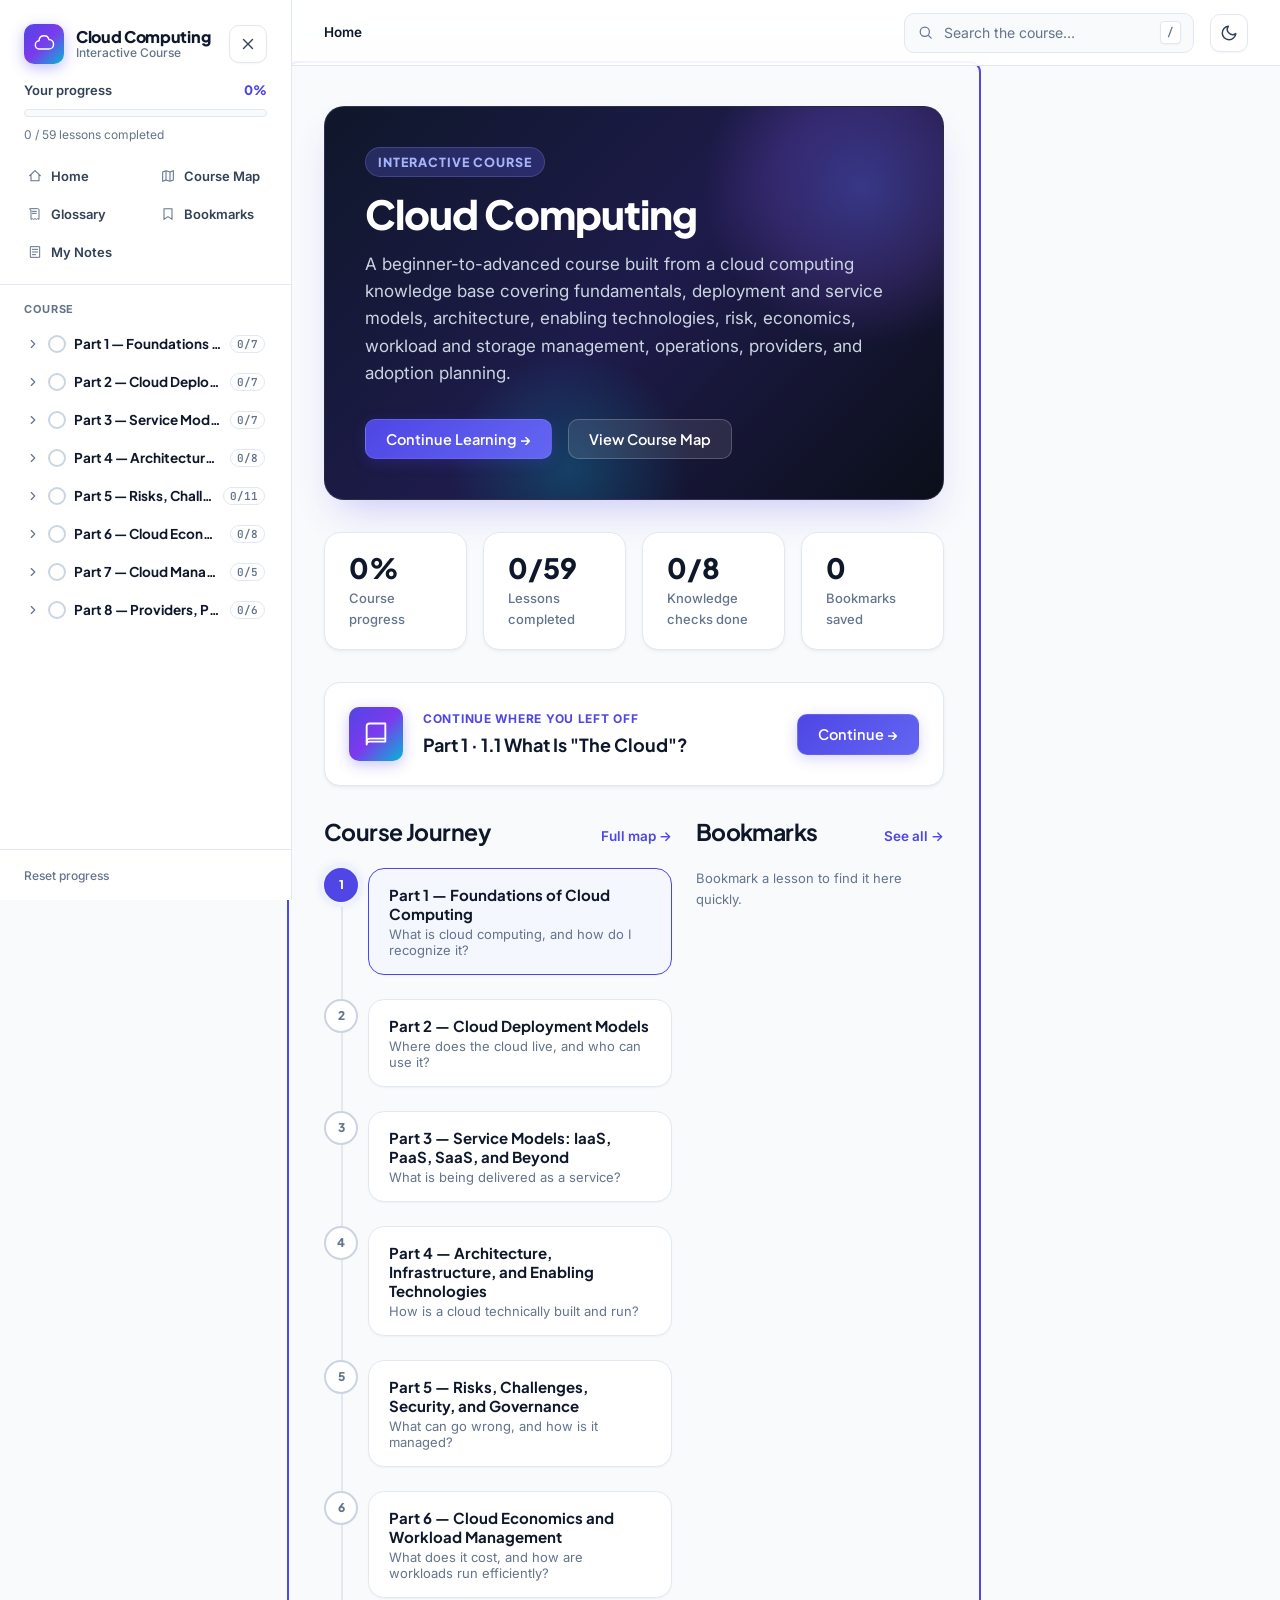
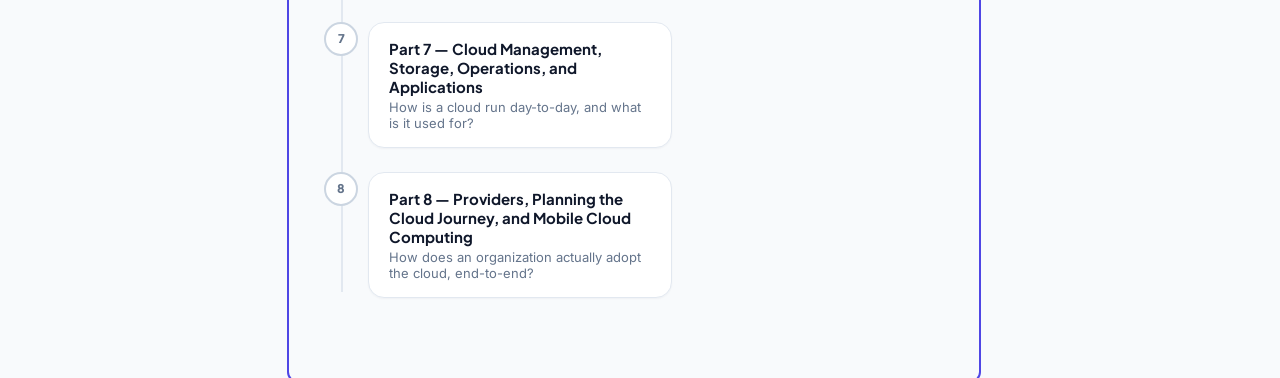
<file: index.html>
<!DOCTYPE html>
<html lang="en">
<head>
<meta charset="UTF-8">
<meta name="viewport" content="width=device-width, initial-scale=1.0">
<title>Cloud Computing — Interactive Course</title>
<meta name="description" content="An interactive, self-paced Cloud Computing course: foundations, deployment and service models, architecture, security, economics, storage, operations and cloud adoption planning.">
<link rel="icon" href="assets/favicon.svg" type="image/svg+xml">
<link rel="preconnect" href="https://fonts.googleapis.com">
<link rel="preconnect" href="https://fonts.gstatic.com" crossorigin>
<link href="https://fonts.googleapis.com/css2?family=Plus+Jakarta+Sans:wght@400;500;600;700;800&family=Inter:ital,wght@0,400;0,500;0,600;0,700;1,400&family=JetBrains+Mono:wght@400;500;600&display=swap" rel="stylesheet">
<link rel="stylesheet" href="css/style.css">
<link rel="stylesheet" href="css/components.css">
<link rel="stylesheet" href="css/responsive.css">
<script>
  (function() {
    const saved = localStorage.getItem('cc_theme');
    const prefersDark = window.matchMedia && window.matchMedia('(prefers-color-scheme: dark)').matches;
    const theme = saved || (prefersDark ? 'dark' : 'light');
    document.documentElement.setAttribute('data-theme', theme);
  })();
</script>
</head>
<body>

<a class="skip-link" href="#main-content">Skip to content</a>

<div id="app" class="app">

  <!-- ============ SIDEBAR ============ -->
  <nav class="sidebar" id="sidebar" aria-label="Course navigation">
    <div class="sidebar-header">
      <a href="#/home" class="brand">
        <span class="brand-mark" aria-hidden="true">
          <svg viewBox="0 0 24 24" fill="none" xmlns="http://www.w3.org/2000/svg">
            <path d="M7 17.5a4.5 4.5 0 0 1-.4-8.98A5.5 5.5 0 0 1 17.4 7.07 4.75 4.75 0 0 1 17 17.5H7Z" stroke="currentColor" stroke-width="1.6" stroke-linejoin="round"/>
          </svg>
        </span>
        <span class="brand-text">
          <span class="brand-title">Cloud Computing</span>
          <span class="brand-subtitle">Interactive Course</span>
        </span>
      </a>
      <button class="icon-btn sidebar-close" id="sidebar-close" aria-label="Close menu">
        <svg viewBox="0 0 24 24" fill="none"><path d="M6 6l12 12M18 6L6 18" stroke="currentColor" stroke-width="1.8" stroke-linecap="round"/></svg>
      </button>
    </div>

    <div class="sidebar-progress">
      <div class="sidebar-progress-row">
        <span>Your progress</span>
        <span id="sidebar-progress-pct">0%</span>
      </div>
      <div class="progress-track" role="progressbar" aria-label="Course progress" aria-valuemin="0" aria-valuemax="100" aria-valuenow="0" id="sidebar-progress-bar">
        <div class="progress-fill" id="sidebar-progress-fill" style="width:0%"></div>
      </div>
      <div class="sidebar-progress-sub" id="sidebar-progress-sub">0 / 0 lessons completed</div>
    </div>

    <div class="sidebar-quicklinks">
      <button class="quicklink" data-nav="#/home"><svg viewBox="0 0 24 24" fill="none"><path d="M4 11.5 12 4l8 7.5M6 10v9h12v-9" stroke="currentColor" stroke-width="1.6" stroke-linejoin="round" stroke-linecap="round"/></svg><span>Home</span></button>
      <button class="quicklink" data-nav="#/map"><svg viewBox="0 0 24 24" fill="none"><path d="M4 6l5-2 6 2 5-2v14l-5 2-6-2-5 2V6Z" stroke="currentColor" stroke-width="1.6" stroke-linejoin="round"/><path d="M9 4v14M15 6v14" stroke="currentColor" stroke-width="1.6"/></svg><span>Course Map</span></button>
      <button class="quicklink" data-nav="#/glossary"><svg viewBox="0 0 24 24" fill="none"><path d="M5 4h11a2 2 0 0 1 2 2v14l-2-1-2 1-2-1-2 1-2-1-2 1V6a2 2 0 0 1-2-2Z" stroke="currentColor" stroke-width="1.5" stroke-linejoin="round"/><path d="M8 8h6M8 11h6" stroke="currentColor" stroke-width="1.5" stroke-linecap="round"/></svg><span>Glossary</span></button>
      <button class="quicklink" data-nav="#/bookmarks"><svg viewBox="0 0 24 24" fill="none"><path d="M6 4h12v16l-6-4-6 4V4Z" stroke="currentColor" stroke-width="1.6" stroke-linejoin="round"/></svg><span>Bookmarks</span></button>
      <button class="quicklink" data-nav="#/notes"><svg viewBox="0 0 24 24" fill="none"><path d="M5 4h14v16H5z" stroke="currentColor" stroke-width="1.5" stroke-linejoin="round"/><path d="M8 8h8M8 12h8M8 16h5" stroke="currentColor" stroke-width="1.5" stroke-linecap="round"/></svg><span>My Notes</span></button>
    </div>

    <div class="sidebar-section-label">Course</div>
    <div class="sidebar-tree" id="sidebar-tree"><!-- built by JS --></div>

    <div class="sidebar-footer">
      <button class="reset-btn" id="reset-progress-btn" type="button">Reset progress</button>
    </div>
  </nav>

  <div class="sidebar-overlay" id="sidebar-overlay"></div>

  <!-- ============ TOP BAR ============ -->
  <header class="topbar">
    <button class="icon-btn menu-btn" id="menu-btn" aria-label="Open menu" aria-controls="sidebar" aria-expanded="false">
      <svg viewBox="0 0 24 24" fill="none"><path d="M4 7h16M4 12h16M4 17h16" stroke="currentColor" stroke-width="1.8" stroke-linecap="round"/></svg>
    </button>
    <nav class="breadcrumb" id="breadcrumb" aria-label="Breadcrumb"></nav>

    <div class="search-wrap">
      <div class="search-box">
        <svg class="search-icon" viewBox="0 0 24 24" fill="none" aria-hidden="true"><circle cx="11" cy="11" r="6.5" stroke="currentColor" stroke-width="1.7"/><path d="m20 20-3.6-3.6" stroke="currentColor" stroke-width="1.7" stroke-linecap="round"/></svg>
        <input type="search" id="search-input" placeholder="Search the course…" aria-label="Search the course" autocomplete="off">
        <kbd class="search-kbd">/</kbd>
      </div>
      <div class="search-results" id="search-results" hidden></div>
    </div>

    <div class="topbar-actions">
      <button class="icon-btn theme-toggle" id="theme-toggle" aria-label="Toggle theme" title="Toggle theme (Light / Dark)">
        <svg class="sun-icon" viewBox="0 0 24 24" fill="none"><circle cx="12" cy="12" r="4" stroke="currentColor" stroke-width="2"/><path d="M12 2v2M12 20v2M4.93 4.93l1.41 1.41M17.66 17.66l1.41 1.41M2 12h2M20 12h2M6.34 17.66l-1.41 1.41M19.07 4.93l-1.41 1.41" stroke="currentColor" stroke-width="2" stroke-linecap="round"/></svg>
        <svg class="moon-icon" viewBox="0 0 24 24" fill="none"><path d="M21 12.79A9 9 0 1 1 11.21 3 7 7 0 0 0 21 12.79z" stroke="currentColor" stroke-width="2" stroke-linecap="round" stroke-linejoin="round"/></svg>
      </button>
    </div>
  </header>

  <!-- ============ MAIN CONTENT ============ -->
  <main class="main-content" id="main-content" tabindex="-1"></main>

  <!-- ============ CONTEXT PANEL (right) ============ -->
  <aside class="context-panel" id="context-panel"></aside>

</div>

<!-- Term definition popover -->
<div class="modal-backdrop" id="term-modal-backdrop" hidden>
  <div class="term-modal" id="term-modal" role="dialog" aria-modal="true" aria-labelledby="term-modal-title">
    <button class="icon-btn modal-close" id="term-modal-close" aria-label="Close">
      <svg viewBox="0 0 24 24" fill="none"><path d="M6 6l12 12M18 6L6 18" stroke="currentColor" stroke-width="1.8" stroke-linecap="round"/></svg>
    </button>
    <div id="term-modal-body"></div>
  </div>
</div>

<div class="toast" id="toast" hidden></div>

<script src="js/course-data.js"></script>
<script src="js/markdown.js"></script>
<script src="js/progress.js"></script>
<script src="js/notes.js"></script>
<script src="js/bookmarks.js"></script>
<script src="js/glossary.js"></script>
<script src="js/quiz.js"></script>
<script src="js/search.js"></script>
<script src="js/timeline.js"></script>
<script src="js/course.js"></script>
<script src="js/app.js"></script>
</body>
</html>
</file>
<file: css/style.css>
/* ==========================================================================
   Cloud Computing Course — Base styles, modern design tokens, layout & themes
   ========================================================================== */

/* ---- Theme Variables & Design Tokens ------------------------------------ */
:root,
[data-theme="light"] {
  /* Brand / Primary Palette: Cyber Indigo & Tech Violet */
  --primary: #4F46E5;
  --primary-hover: #4338CA;
  --primary-dark: #3730A3;
  --primary-light: #EEF2FF;
  --primary-50: #F5F7FF;
  --primary-glow: rgba(79, 70, 229, 0.22);
  --gradient-brand: linear-gradient(135deg, #4F46E5 0%, #7C3AED 50%, #06B6D4 100%);
  --gradient-primary: linear-gradient(135deg, #4F46E5 0%, #6366F1 100%);
  --gradient-accent: linear-gradient(135deg, #6366F1 0%, #06B6D4 100%);
  --gradient-hero: linear-gradient(135deg, #0F172A 0%, #1E1B4B 50%, #0B0F19 100%);

  /* Background & Surfaces */
  --background: #F8FAFC;
  --background-subtle: #F1F5F9;
  --surface: #FFFFFF;
  --surface-secondary: #F8FAFC;
  --surface-tertiary: #EEF2F6;
  --surface-glass: rgba(255, 255, 255, 0.88);
  --surface-elevated: #FFFFFF;

  /* Typography */
  --text-primary: #0F172A;
  --text-secondary: #334155;
  --text-muted: #64748B;
  --text-dim: #94A3B8;
  --text-on-primary: #FFFFFF;

  /* Borders & Dividers */
  --border: #E2E8F0;
  --border-subtle: #EDF2F7;
  --border-strong: #CBD5E1;
  --border-focus: #6366F1;

  /* Accents & Status */
  --success: #10B981;
  --success-light: #ECFDF5;
  --success-dark: #059669;
  --warning: #F59E0B;
  --warning-light: #FFFBEB;
  --warning-dark: #D97706;
  --danger: #F43F5E;
  --danger-light: #FFF1F2;
  --danger-dark: #E11D48;
  --info: #0284C7;
  --info-light: #F0F9FF;
  --purple: #8B5CF6;
  --purple-light: #F5F3FF;
  --cyan: #06B6D4;
  --cyan-light: #ECFEFF;

  /* Shadows */
  --shadow-xs: 0 1px 2px rgba(15, 23, 42, 0.04);
  --shadow-sm: 0 2px 4px rgba(15, 23, 42, 0.04), 0 1px 2px rgba(15, 23, 42, 0.03);
  --shadow-md: 0 6px 20px -2px rgba(15, 23, 42, 0.08), 0 2px 6px -1px rgba(15, 23, 42, 0.04);
  --shadow-lg: 0 16px 36px -4px rgba(15, 23, 42, 0.12), 0 4px 12px -2px rgba(15, 23, 42, 0.05);
  --shadow-glow: 0 0 24px rgba(99, 102, 241, 0.25);

  /* Scrollbar */
  --scrollbar-thumb: #CBD5E1;
  --scrollbar-track: #F1F5F9;

  /* Spacing Scale */
  --sp-1: 4px;
  --sp-2: 8px;
  --sp-3: 12px;
  --sp-4: 16px;
  --sp-5: 20px;
  --sp-6: 24px;
  --sp-8: 32px;
  --sp-10: 40px;
  --sp-12: 48px;
  --sp-16: 64px;
  --sp-20: 80px;

  /* Radius Scale */
  --radius-sm: 6px;
  --radius-md: 10px;
  --radius-lg: 16px;
  --radius-xl: 20px;
  --radius-full: 9999px;

  /* Animation & Transitions */
  --dur-fast: 150ms;
  --dur-base: 220ms;
  --dur-slow: 350ms;
  --ease: cubic-bezier(0.16, 1, 0.3, 1);
  --ease-bounce: cubic-bezier(0.34, 1.56, 0.64, 1);

  /* Layout */
  --sidebar-w: 292px;
  --context-w: 304px;
  --topbar-h: 66px;
  --content-max: 860px;

  /* Fonts */
  --font-display: "Plus Jakarta Sans", -apple-system, BlinkMacSystemFont, "Segoe UI", sans-serif;
  --font-sans: "Inter", system-ui, -apple-system, BlinkMacSystemFont, "Segoe UI", sans-serif;
  --font-mono: "JetBrains Mono", ui-monospace, "SFMono-Regular", Menlo, Consolas, monospace;
}

/* ---- Dark Theme Tokens -------------------------------------------------- */
[data-theme="dark"] {
  /* Brand in dark mode */
  --primary: #6366F1;
  --primary-hover: #818CF8;
  --primary-dark: #4F46E5;
  --primary-light: rgba(99, 102, 241, 0.18);
  --primary-50: rgba(99, 102, 241, 0.1);
  --primary-glow: rgba(99, 102, 241, 0.4);
  --gradient-brand: linear-gradient(135deg, #6366F1 0%, #A855F7 50%, #22D3EE 100%);
  --gradient-primary: linear-gradient(135deg, #6366F1 0%, #818CF8 100%);
  --gradient-accent: linear-gradient(135deg, #818CF8 0%, #22D3EE 100%);
  --gradient-hero: linear-gradient(135deg, #090D16 0%, #15162E 50%, #090D16 100%);

  /* Background & Surfaces */
  --background: #090D16;
  --background-subtle: #0F1422;
  --surface: #111827;
  --surface-secondary: #162032;
  --surface-tertiary: #1E293B;
  --surface-glass: rgba(17, 24, 39, 0.88);
  --surface-elevated: #1A2234;

  /* Typography */
  --text-primary: #F8FAFC;
  --text-secondary: #CBD5E1;
  --text-muted: #94A3B8;
  --text-dim: #64748B;
  --text-on-primary: #FFFFFF;

  /* Borders & Dividers */
  --border: rgba(255, 255, 255, 0.08);
  --border-subtle: rgba(255, 255, 255, 0.05);
  --border-strong: rgba(255, 255, 255, 0.16);
  --border-focus: #818CF8;

  /* Accents & Status */
  --success: #34D399;
  --success-light: rgba(52, 211, 153, 0.14);
  --success-dark: #10B981;
  --warning: #FBBF24;
  --warning-light: rgba(251, 191, 36, 0.14);
  --warning-dark: #F59E0B;
  --danger: #FB7185;
  --danger-light: rgba(251, 113, 133, 0.14);
  --danger-dark: #F43F5E;
  --info: #38BDF8;
  --info-light: rgba(56, 189, 248, 0.14);
  --purple: #A78BFA;
  --purple-light: rgba(167, 139, 250, 0.15);
  --cyan: #22D3EE;
  --cyan-light: rgba(34, 211, 238, 0.15);

  /* Shadows */
  --shadow-xs: 0 1px 2px rgba(0, 0, 0, 0.4);
  --shadow-sm: 0 2px 5px rgba(0, 0, 0, 0.5), 0 0 0 1px rgba(255, 255, 255, 0.04);
  --shadow-md: 0 8px 24px -2px rgba(0, 0, 0, 0.6), 0 0 0 1px rgba(255, 255, 255, 0.06);
  --shadow-lg: 0 20px 44px -4px rgba(0, 0, 0, 0.8), 0 0 0 1px rgba(255, 255, 255, 0.08);
  --shadow-glow: 0 0 32px rgba(99, 102, 241, 0.35);

  /* Scrollbar */
  --scrollbar-thumb: #334155;
  --scrollbar-track: #0F172A;
}

/* ---- Reset & Base Elements ---------------------------------------------- */
@media (prefers-reduced-motion: reduce) {
  * {
    animation-duration: 0.001ms !important;
    animation-iteration-count: 1 !important;
    transition-duration: 0.001ms !important;
    scroll-behavior: auto !important;
  }
}

*, *::before, *::after {
  box-sizing: border-box;
}

html {
  -webkit-text-size-adjust: 100%;
  scroll-behavior: smooth;
}

body {
  margin: 0;
  font-family: var(--font-sans);
  font-size: 16px;
  line-height: 1.6;
  color: var(--text-primary);
  background: var(--background);
  -webkit-font-smoothing: antialiased;
  -moz-osx-font-smoothing: grayscale;
  transition: background-color var(--dur-slow) var(--ease), color var(--dur-slow) var(--ease);
}

/* Modern Scrollbars */
::-webkit-scrollbar {
  width: 8px;
  height: 8px;
}
::-webkit-scrollbar-track {
  background: var(--scrollbar-track);
}
::-webkit-scrollbar-thumb {
  background: var(--scrollbar-thumb);
  border-radius: var(--radius-full);
}
::-webkit-scrollbar-thumb:hover {
  background: var(--text-muted);
}

/* Headings */
h1, h2, h3, h4, h5 {
  font-family: var(--font-display);
  font-weight: 700;
  line-height: 1.25;
  margin: 0 0 var(--sp-4);
  color: var(--text-primary);
  letter-spacing: -0.025em;
}
h1 { font-size: 36px; font-weight: 800; }
h2 { font-size: 28px; }
h3 { font-size: 21px; }
h4 { font-size: 18px; }
h5 { font-size: 15px; }

p { margin: 0 0 var(--sp-4); }
small { font-size: 13.5px; }
ul, ol { margin: 0 0 var(--sp-4); padding-left: 1.4em; }
li { margin-bottom: var(--sp-2); }
li:last-child { margin-bottom: 0; }
a { color: var(--primary); text-decoration: none; transition: color var(--dur-fast) var(--ease); }
a:hover { color: var(--primary-hover); text-decoration: underline; }
button { font-family: inherit; }
img, svg { display: block; max-width: 100%; }
strong, b { font-weight: 700; }
hr { border: none; border-top: 1px solid var(--border); margin: var(--sp-8) 0; }

:focus-visible {
  outline: 2px solid var(--primary);
  outline-offset: 3px;
  border-radius: var(--radius-sm);
}

.skip-link {
  position: absolute; left: -9999px; top: 0; z-index: 1000;
  background: var(--primary); color: #fff; padding: var(--sp-2) var(--sp-4);
  border-radius: 0 0 var(--radius-sm) 0; font-weight: 600;
}
.skip-link:focus { left: 0; }

/* ==========================================================================
   App Layout — 3 Zone Grid
   ========================================================================== */

.app {
  display: grid;
  grid-template-columns: var(--sidebar-w) 1fr var(--context-w);
  grid-template-rows: var(--topbar-h) 1fr;
  grid-template-areas:
    "sidebar topbar  topbar"
    "sidebar main    context";
  min-height: 100vh;
}

/* ---- Topbar ------------------------------------------------------------- */
.topbar {
  grid-area: topbar;
  display: flex;
  align-items: center;
  gap: var(--sp-4);
  padding: 0 var(--sp-8);
  background: var(--surface-glass);
  backdrop-filter: blur(16px);
  -webkit-backdrop-filter: blur(16px);
  border-bottom: 1px solid var(--border);
  position: sticky;
  top: 0;
  z-index: 30;
  transition: background-color var(--dur-slow) var(--ease), border-color var(--dur-slow) var(--ease);
}

.main-content {
  grid-area: main;
  padding: var(--sp-10) var(--sp-8) var(--sp-20);
  min-width: 0;
}

.context-panel {
  grid-area: context;
  border-left: 1px solid var(--border);
  background: var(--surface);
  padding: var(--sp-6);
  overflow-y: auto;
  max-height: calc(100vh - var(--topbar-h));
  position: sticky;
  top: var(--topbar-h);
  transition: background-color var(--dur-slow) var(--ease), border-color var(--dur-slow) var(--ease);
}
.context-panel:empty { display: none; }

/* Columns */
.prose-col { max-width: var(--content-max); margin: 0 auto; }
.wide-col { max-width: 1120px; margin: 0 auto; }

/* ==========================================================================
   Sidebar Navigation
   ========================================================================== */

.sidebar {
  grid-area: sidebar;
  background: var(--surface);
  border-right: 1px solid var(--border);
  display: flex;
  flex-direction: column;
  position: sticky;
  top: 0;
  height: 100vh;
  overflow: hidden;
  transition: background-color var(--dur-slow) var(--ease), border-color var(--dur-slow) var(--ease);
}

.sidebar-header {
  display: flex;
  align-items: center;
  justify-content: space-between;
  padding: var(--sp-6) var(--sp-6) var(--sp-4);
}

.brand {
  display: flex;
  align-items: center;
  gap: var(--sp-3);
  color: var(--text-primary);
  transition: transform var(--dur-fast) var(--ease);
}
.brand:hover { text-decoration: none; transform: translateY(-1px); }

.brand-mark {
  width: 40px;
  height: 40px;
  border-radius: var(--radius-md);
  background: var(--gradient-brand);
  color: #ffffff;
  display: flex;
  align-items: center;
  justify-content: center;
  flex-shrink: 0;
  box-shadow: 0 4px 14px rgba(79, 70, 229, 0.35);
}
.brand-mark svg { width: 22px; height: 22px; }

.brand-text { display: flex; flex-direction: column; line-height: 1.2; }
.brand-title {
  font-family: var(--font-display);
  font-weight: 800;
  font-size: 16px;
  letter-spacing: -0.02em;
  color: var(--text-primary);
}
.brand-subtitle {
  font-size: 12px;
  font-weight: 500;
  color: var(--text-muted);
}

.sidebar-close { display: none; }

/* Progress Card in Sidebar */
.sidebar-progress {
  padding: 0 var(--sp-6) var(--sp-4);
}
.sidebar-progress-row {
  display: flex;
  justify-content: space-between;
  align-items: baseline;
  font-size: 13px;
  font-weight: 600;
  color: var(--text-secondary);
  margin-bottom: var(--sp-2);
}
#sidebar-progress-pct {
  color: var(--primary);
  font-weight: 800;
  font-family: var(--font-display);
}
.sidebar-progress-sub {
  font-size: 12px;
  color: var(--text-muted);
  margin-top: var(--sp-2);
}

.progress-track {
  height: 8px;
  border-radius: var(--radius-full);
  background: var(--surface-secondary);
  overflow: hidden;
  border: 1px solid var(--border);
  position: relative;
}
.progress-fill {
  height: 100%;
  background: linear-gradient(90deg, #6366F1, #8B5CF6, #06B6D4);
  border-radius: var(--radius-full);
  transition: width var(--dur-slow) var(--ease);
  box-shadow: 0 0 10px rgba(99, 102, 241, 0.5);
}
.progress-track.thin { height: 6px; }

/* Quicklinks */
.sidebar-quicklinks {
  display: grid;
  grid-template-columns: 1fr 1fr;
  gap: 6px;
  padding: 0 var(--sp-4) var(--sp-4);
  border-bottom: 1px solid var(--border);
  margin-bottom: var(--sp-4);
}
.quicklink {
  display: flex;
  align-items: center;
  gap: var(--sp-2);
  border: 1px solid transparent;
  background: transparent;
  color: var(--text-secondary);
  font-size: 13px;
  font-weight: 600;
  padding: 7px 10px;
  border-radius: var(--radius-md);
  cursor: pointer;
  text-align: left;
  transition: all var(--dur-fast) var(--ease);
}
.quicklink svg {
  width: 16px;
  height: 16px;
  flex-shrink: 0;
  color: var(--text-muted);
  transition: color var(--dur-fast) var(--ease);
}
.quicklink:hover {
  background: var(--surface-secondary);
  border-color: var(--border);
  color: var(--primary);
  transform: translateY(-1px);
}
.quicklink:hover svg { color: var(--primary); }

.sidebar-section-label {
  font-size: 11px;
  font-weight: 700;
  letter-spacing: 0.08em;
  text-transform: uppercase;
  color: var(--text-muted);
  padding: 0 var(--sp-6);
  margin-bottom: var(--sp-2);
}

.sidebar-tree {
  flex: 1;
  overflow-y: auto;
  padding: 0 var(--sp-4) var(--sp-4);
}

.sidebar-footer {
  padding: var(--sp-3) var(--sp-6);
  border-top: 1px solid var(--border);
}
.reset-btn {
  background: none;
  border: none;
  color: var(--text-muted);
  font-size: 12px;
  font-weight: 500;
  cursor: pointer;
  padding: var(--sp-1) 0;
  transition: color var(--dur-fast) var(--ease);
}
.reset-btn:hover {
  color: var(--danger);
  text-decoration: underline;
}

.sidebar-overlay { display: none; }

/* ==========================================================================
   Topbar Contents
   ========================================================================== */

.icon-btn {
  width: 38px;
  height: 38px;
  display: inline-flex;
  align-items: center;
  justify-content: center;
  background: var(--surface);
  border: 1px solid var(--border);
  border-radius: var(--radius-md);
  color: var(--text-secondary);
  cursor: pointer;
  flex-shrink: 0;
  transition: all var(--dur-fast) var(--ease);
  box-shadow: var(--shadow-xs);
}
.icon-btn svg { width: 18px; height: 18px; }
.icon-btn:hover {
  background: var(--surface-secondary);
  border-color: var(--border-strong);
  color: var(--text-primary);
  transform: translateY(-1px);
}
.icon-btn:active {
  transform: translateY(1px);
}

.menu-btn { display: none; }

/* Breadcrumb */
.breadcrumb {
  display: flex;
  align-items: center;
  gap: 6px;
  flex-wrap: nowrap;
  overflow: hidden;
  font-size: 13.5px;
  color: var(--text-muted);
  min-width: 0;
}
.breadcrumb a {
  color: var(--text-muted);
  white-space: nowrap;
  font-weight: 500;
  transition: color var(--dur-fast) var(--ease);
}
.breadcrumb a:hover {
  color: var(--primary);
  text-decoration: none;
}
.breadcrumb .crumb-sep {
  opacity: 0.45;
  flex-shrink: 0;
}
.breadcrumb .crumb-current {
  color: var(--text-primary);
  font-weight: 600;
  white-space: nowrap;
  overflow: hidden;
  text-overflow: ellipsis;
}

/* Search Box */
.search-wrap {
  margin-left: auto;
  position: relative;
  width: 290px;
  flex-shrink: 0;
}
.search-box {
  display: flex;
  align-items: center;
  gap: var(--sp-2);
  background: var(--surface-secondary);
  border: 1px solid var(--border);
  border-radius: var(--radius-md);
  padding: 0 var(--sp-3);
  height: 40px;
  transition: all var(--dur-fast) var(--ease);
}
.search-box:focus-within {
  border-color: var(--primary);
  background: var(--surface);
  box-shadow: 0 0 0 3px var(--primary-glow);
}
.search-icon {
  width: 17px;
  height: 17px;
  color: var(--text-muted);
  flex-shrink: 0;
}
#search-input {
  border: none;
  background: transparent;
  outline: none;
  font-size: 14px;
  color: var(--text-primary);
  flex: 1;
  min-width: 0;
  font-family: inherit;
}
#search-input::placeholder { color: var(--text-muted); }
.search-kbd {
  font-family: var(--font-mono);
  font-size: 11px;
  font-weight: 600;
  color: var(--text-muted);
  background: var(--surface);
  border: 1px solid var(--border);
  border-radius: 4px;
  padding: 2px 6px;
  flex-shrink: 0;
  box-shadow: var(--shadow-xs);
}

/* Topbar Actions & Theme Toggle */
.topbar-actions {
  display: flex;
  align-items: center;
  gap: var(--sp-2);
  flex-shrink: 0;
}

.theme-toggle {
  position: relative;
  overflow: hidden;
}
.theme-toggle svg {
  transition: transform var(--dur-base) var(--ease-bounce), opacity var(--dur-base) var(--ease);
}
:root:not([data-theme="dark"]) .theme-toggle .sun-icon {
  display: none;
}
:root:not([data-theme="dark"]) .theme-toggle .moon-icon {
  display: block;
  color: var(--text-secondary);
}
[data-theme="dark"] .theme-toggle .sun-icon {
  display: block;
  color: #FBBF24;
}
[data-theme="dark"] .theme-toggle .moon-icon {
  display: none;
}
.theme-toggle:hover svg {
  transform: rotate(18deg) scale(1.1);
}
</file>
<file: css/components.css>
/* ==========================================================================
   Cloud Computing Course — Modernized Component Styles
   ========================================================================== */

/* ---- Buttons ------------------------------------------------------------ */
.btn {
  display: inline-flex;
  align-items: center;
  justify-content: center;
  gap: var(--sp-2);
  font-family: var(--font-display);
  font-size: 14.5px;
  font-weight: 600;
  padding: 10px 20px;
  border-radius: var(--radius-md);
  border: 1px solid transparent;
  cursor: pointer;
  line-height: 1.25;
  white-space: nowrap;
  transition: all var(--dur-fast) var(--ease);
  box-shadow: var(--shadow-xs);
}
.btn:hover {
  transform: translateY(-1px);
  box-shadow: var(--shadow-sm);
  text-decoration: none;
}
.btn:active {
  transform: translateY(1px);
  box-shadow: none;
}
.btn svg {
  width: 17px;
  height: 17px;
  transition: transform var(--dur-fast) var(--ease);
}
.btn:hover svg {
  transform: translateX(2px);
}

.btn-primary {
  background: var(--gradient-primary);
  color: #ffffff;
  border-color: rgba(255, 255, 255, 0.1);
  box-shadow: 0 4px 14px var(--primary-glow);
}
.btn-primary:hover {
  background: linear-gradient(135deg, var(--primary-hover) 0%, var(--primary) 100%);
  color: #ffffff;
  box-shadow: 0 6px 20px var(--primary-glow);
}

.btn-secondary {
  background: var(--surface);
  color: var(--text-primary);
  border-color: var(--border-strong);
}
.btn-secondary:hover {
  background: var(--surface-secondary);
  border-color: var(--primary);
  color: var(--primary);
}

.btn-ghost {
  background: transparent;
  color: var(--text-secondary);
  box-shadow: none;
}
.btn-ghost:hover {
  background: var(--surface-secondary);
  color: var(--text-primary);
}

.btn-sm {
  padding: 7px 14px;
  font-size: 13px;
  border-radius: var(--radius-sm);
}
.btn-success {
  background: linear-gradient(135deg, var(--success) 0%, var(--success-dark) 100%);
  color: #ffffff;
  box-shadow: 0 4px 14px rgba(16, 185, 129, 0.25);
}
.btn-success:hover {
  background: var(--success-dark);
  color: #ffffff;
}
.btn:disabled {
  opacity: 0.5;
  cursor: not-allowed;
  transform: none !important;
  box-shadow: none !important;
}
.btn-block { width: 100%; }

/* ---- Badges & Pills ------------------------------------------------------ */
.badge {
  display: inline-flex;
  align-items: center;
  gap: 5px;
  font-size: 12px;
  font-weight: 700;
  letter-spacing: 0.02em;
  padding: 4px 11px;
  border-radius: var(--radius-full);
  line-height: 1.35;
  transition: all var(--dur-fast) var(--ease);
}
.badge-primary {
  background: var(--primary-light);
  color: var(--primary);
  border: 1px solid rgba(99, 102, 241, 0.2);
}
.badge-success {
  background: var(--success-light);
  color: var(--success);
  border: 1px solid rgba(16, 185, 129, 0.2);
}
.badge-warning {
  background: var(--warning-light);
  color: var(--warning);
  border: 1px solid rgba(245, 158, 11, 0.2);
}
.badge-danger {
  background: var(--danger-light);
  color: var(--danger);
  border: 1px solid rgba(244, 63, 94, 0.2);
}
.badge-info {
  background: var(--cyan-light);
  color: var(--cyan);
  border: 1px solid rgba(6, 182, 212, 0.2);
}
.badge-neutral {
  background: var(--surface-secondary);
  color: var(--text-secondary);
  border: 1px solid var(--border);
}

/* ---- Generic Surface Card ----------------------------------------------- */
.card {
  background: var(--surface);
  border: 1px solid var(--border);
  border-radius: var(--radius-lg);
  padding: var(--sp-6);
  box-shadow: var(--shadow-sm);
  transition: all var(--dur-base) var(--ease);
}
.card:hover {
  border-color: var(--border-strong);
  box-shadow: var(--shadow-md);
}

/* ---- Sidebar Tree -------------------------------------------------------- */
.tree-part {
  margin-bottom: 4px;
  border-radius: var(--radius-md);
  transition: background-color var(--dur-fast) var(--ease);
}
.tree-part.open {
  background: var(--surface-secondary);
}

.tree-part-header {
  display: flex;
  align-items: center;
  gap: var(--sp-2);
  width: 100%;
  text-align: left;
  background: none;
  border: none;
  cursor: pointer;
  padding: 8px 10px;
  border-radius: var(--radius-md);
  color: var(--text-primary);
  font-family: var(--font-display);
  font-size: 13.5px;
  font-weight: 700;
  transition: all var(--dur-fast) var(--ease);
}
.tree-part-header:hover {
  background: var(--surface-tertiary);
  color: var(--primary);
}
.tree-part-header .chev {
  width: 14px;
  height: 14px;
  color: var(--text-muted);
  flex-shrink: 0;
  transition: transform var(--dur-base) var(--ease);
}
.tree-part.open .chev {
  transform: rotate(90deg);
  color: var(--primary);
}

.tree-part-status {
  width: 18px;
  height: 18px;
  flex-shrink: 0;
  border-radius: var(--radius-full);
  display: flex;
  align-items: center;
  justify-content: center;
  transition: all var(--dur-fast) var(--ease);
}
.tree-part-status.done {
  background: var(--success);
  color: #ffffff;
  box-shadow: 0 0 8px rgba(16, 185, 129, 0.4);
}
.tree-part-status.progress {
  background: var(--primary-light);
  color: var(--primary);
  border: 1.5px solid var(--primary);
}
.tree-part-status.todo {
  border: 2px solid var(--border-strong);
}
.tree-part-status svg { width: 10px; height: 10px; }

.tree-part-title {
  flex: 1;
  min-width: 0;
  overflow: hidden;
  text-overflow: ellipsis;
  white-space: nowrap;
}
.tree-part-frac {
  font-family: var(--font-mono);
  font-size: 11px;
  color: var(--text-muted);
  font-weight: 600;
  flex-shrink: 0;
  background: var(--surface);
  border: 1px solid var(--border);
  padding: 1px 6px;
  border-radius: var(--radius-full);
}

.tree-lessons {
  list-style: none;
  margin: 2px 0 6px;
  padding: 0 0 6px 20px;
  display: none;
}
.tree-part.open .tree-lessons { display: block; }
.tree-lessons li { margin-bottom: 2px; }

.tree-lesson-link {
  display: flex;
  align-items: center;
  gap: var(--sp-2);
  width: 100%;
  text-align: left;
  background: none;
  border: none;
  cursor: pointer;
  padding: 7px 10px;
  border-radius: var(--radius-sm);
  font-size: 13px;
  font-weight: 500;
  color: var(--text-secondary);
  border-left: 2px solid transparent;
  transition: all var(--dur-fast) var(--ease);
}
.tree-lesson-link:hover {
  background: var(--surface-tertiary);
  color: var(--text-primary);
  transform: translateX(2px);
}
.tree-lesson-link.current {
  background: var(--primary-light);
  color: var(--primary);
  font-weight: 700;
  border-left-color: var(--primary);
  box-shadow: inset 0 0 0 1px rgba(99, 102, 241, 0.15);
}
.tree-lesson-icon {
  width: 15px;
  height: 15px;
  flex-shrink: 0;
  color: var(--border-strong);
  transition: color var(--dur-fast) var(--ease);
}
.tree-lesson-link.done .tree-lesson-icon { color: var(--success); }
.tree-lesson-link.current .tree-lesson-icon { color: var(--primary); }
.tree-lesson-text {
  overflow: hidden;
  text-overflow: ellipsis;
  white-space: nowrap;
}
.tree-lesson-link.practice {
  font-weight: 600;
  color: var(--purple);
}
.tree-lesson-link.practice:hover {
  color: var(--primary);
}

/* ==========================================================================
   Lesson Content & Reading Area
   ========================================================================== */

.lesson-kicker {
  display: flex;
  align-items: center;
  gap: var(--sp-2);
  margin-bottom: var(--sp-3);
}
.part-tag {
  font-family: var(--font-display);
  font-size: 12px;
  font-weight: 800;
  color: var(--primary);
  letter-spacing: 0.08em;
  background: var(--primary-light);
  padding: 4px 10px;
  border-radius: var(--radius-sm);
  border: 1px solid rgba(99, 102, 241, 0.2);
}
.lesson-number {
  font-family: var(--font-mono);
  font-size: 12.5px;
  color: var(--text-muted);
}

.lesson-title {
  margin-bottom: var(--sp-3);
  font-size: 34px;
}
.lesson-meta-row {
  display: flex;
  align-items: center;
  gap: var(--sp-3);
  margin-bottom: var(--sp-8);
  flex-wrap: wrap;
}
.lesson-meta-row .bookmark-toggle { margin-left: auto; }

.bookmark-toggle {
  display: inline-flex;
  align-items: center;
  gap: 7px;
  background: var(--surface);
  border: 1px solid var(--border-strong);
  border-radius: var(--radius-md);
  padding: 7px 14px;
  font-size: 13px;
  font-weight: 600;
  color: var(--text-secondary);
  cursor: pointer;
  transition: all var(--dur-fast) var(--ease);
  box-shadow: var(--shadow-xs);
}
.bookmark-toggle svg { width: 15px; height: 15px; }
.bookmark-toggle:hover {
  border-color: var(--warning);
  color: var(--warning-dark);
  transform: translateY(-1px);
}
.bookmark-toggle.active {
  background: var(--warning-light);
  border-color: var(--warning);
  color: var(--warning-dark);
}
.bookmark-toggle.active svg { fill: currentColor; }

/* Objectives Card */
.objectives-card {
  background: linear-gradient(135deg, var(--primary-50) 0%, var(--surface) 100%);
  border: 1px solid rgba(99, 102, 241, 0.25);
  border-radius: var(--radius-lg);
  padding: var(--sp-6);
  margin-bottom: var(--sp-8);
  box-shadow: var(--shadow-sm);
  position: relative;
  overflow: hidden;
}
.objectives-card::before {
  content: "";
  position: absolute;
  top: 0; left: 0; right: 0; height: 3px;
  background: var(--gradient-brand);
}
.objectives-card h4 {
  display: flex;
  align-items: center;
  gap: var(--sp-2);
  color: var(--primary);
  margin-bottom: var(--sp-3);
  font-size: 16px;
  font-weight: 800;
}
.objectives-card h4 svg { width: 20px; height: 20px; color: var(--primary); }
.objectives-card ul { margin-bottom: 0; padding-left: 1.3em; }
.objectives-card li { color: var(--text-secondary); line-height: 1.6; }

/* Lesson Body Typography */
.lesson-body {
  font-size: 16.5px;
  color: var(--text-secondary);
  line-height: 1.8;
}
.lesson-body h4 {
  color: var(--text-primary);
  margin-top: var(--sp-10);
  font-size: 21px;
  border-bottom: 1px solid var(--border);
  padding-bottom: var(--sp-2);
}
.lesson-body h5 {
  color: var(--text-primary);
  margin-top: var(--sp-6);
  font-size: 17px;
  text-transform: none;
}
.lesson-body > *:first-child { margin-top: 0; }
.lesson-body p { max-width: 74ch; }
.lesson-body strong { color: var(--text-primary); }
.lesson-body table { max-width: none; }

/* Explanation Blocks (Simple, Technical, Example, Why It Matters) */
.explain-block {
  border: 1px solid var(--border);
  border-left-width: 5px;
  border-radius: var(--radius-md);
  padding: var(--sp-5) var(--sp-6);
  margin: var(--sp-8) 0;
  background: var(--surface);
  box-shadow: var(--shadow-sm);
  position: relative;
  transition: transform var(--dur-fast) var(--ease), box-shadow var(--dur-fast) var(--ease);
}
.explain-block:hover {
  box-shadow: var(--shadow-md);
}
.explain-block > p:last-child,
.explain-block > ul:last-child,
.explain-block > table:last-child {
  margin-bottom: 0;
}
.explain-block-label {
  display: flex;
  align-items: center;
  gap: var(--sp-2);
  font-family: var(--font-display);
  font-weight: 800;
  font-size: 12.5px;
  text-transform: uppercase;
  letter-spacing: 0.06em;
  margin-bottom: var(--sp-3);
}
.explain-block-label svg { width: 17px; height: 17px; }

.explain-simple {
  border-left-color: var(--cyan);
  background: linear-gradient(180deg, var(--cyan-light) 0%, var(--surface) 90px);
}
.explain-simple .explain-block-label { color: var(--cyan); }

.explain-technical {
  border-left-color: var(--primary);
  background: linear-gradient(180deg, var(--primary-50) 0%, var(--surface) 90px);
}
.explain-technical .explain-block-label { color: var(--primary); }

.explain-example {
  border-left-color: var(--purple);
  background: linear-gradient(180deg, var(--purple-light) 0%, var(--surface) 90px);
}
.explain-example .explain-block-label { color: var(--purple); }

.explain-whyitmatters {
  border-left-color: var(--warning);
  background: linear-gradient(180deg, var(--warning-light) 0%, var(--surface) 90px);
}
.explain-whyitmatters .explain-block-label { color: var(--warning-dark); }

blockquote.callout {
  margin: var(--sp-6) 0;
  padding: var(--sp-4) var(--sp-5);
  background: var(--surface-secondary);
  border-left: 4px solid var(--primary);
  border-radius: var(--radius-md);
  color: var(--text-secondary);
  font-style: normal;
}
blockquote.callout p { margin-bottom: 0; }
blockquote.callout p + p { margin-top: var(--sp-2); }

/* Term Link Inside Lessons */
.term-link {
  border-bottom: 2px dashed var(--primary);
  color: inherit;
  cursor: pointer;
  font-weight: 600;
  padding: 0 2px;
  border-radius: 2px;
  transition: all var(--dur-fast) var(--ease);
}
.term-link:hover {
  background: var(--primary-light);
  color: var(--primary);
  text-decoration: none;
}

/* Tables */
.table-wrap {
  overflow-x: auto;
  margin: var(--sp-6) 0;
  border: 1px solid var(--border);
  border-radius: var(--radius-lg);
  box-shadow: var(--shadow-sm);
  background: var(--surface);
}
table {
  width: 100%;
  border-collapse: collapse;
  font-size: 14.5px;
}
thead th {
  text-align: left;
  background: var(--surface-secondary);
  color: var(--text-primary);
  font-family: var(--font-display);
  font-weight: 700;
  padding: var(--sp-3) var(--sp-4);
  border-bottom: 1px solid var(--border);
  white-space: nowrap;
}
tbody td {
  padding: var(--sp-3) var(--sp-4);
  border-bottom: 1px solid var(--border);
  vertical-align: top;
  color: var(--text-secondary);
}
tbody tr:last-child td { border-bottom: none; }
tbody tr:hover { background: var(--surface-secondary); }

/* Code & Code Blocks */
code {
  font-family: var(--font-mono);
  background: var(--surface-secondary);
  border: 1px solid var(--border);
  border-radius: 4px;
  padding: 2px 7px;
  font-size: 0.88em;
  color: var(--primary);
}

.code-block {
  position: relative;
  margin: var(--sp-6) 0;
  border-radius: var(--radius-lg);
  overflow: hidden;
  box-shadow: var(--shadow-md);
  border: 1px solid var(--border);
}
.code-block::before {
  content: "";
  display: block;
  height: 36px;
  background: #0D1322;
  border-bottom: 1px solid rgba(255, 255, 255, 0.08);
  background-image: radial-gradient(circle at 16px 18px, #FF5F56 5px, transparent 6px),
                    radial-gradient(circle at 32px 18px, #FFBD2E 5px, transparent 6px),
                    radial-gradient(circle at 48px 18px, #27C93F 5px, transparent 6px);
}
.code-block pre {
  background: #090D16;
  color: #E2E8F0;
  padding: var(--sp-4) var(--sp-5);
  overflow-x: auto;
  font-family: var(--font-mono);
  font-size: 13.5px;
  line-height: 1.65;
  margin: 0;
}
.code-copy-btn {
  position: absolute;
  top: 6px;
  right: 10px;
  background: rgba(255, 255, 255, 0.08);
  color: #E2E8F0;
  border: 1px solid rgba(255, 255, 255, 0.15);
  border-radius: var(--radius-sm);
  padding: 4px 10px;
  font-size: 12px;
  font-weight: 600;
  cursor: pointer;
  transition: all var(--dur-fast) var(--ease);
}
.code-copy-btn:hover {
  background: rgba(255, 255, 255, 0.18);
  color: #ffffff;
}

/* Lesson Footer Navigation */
.lesson-footer {
  margin-top: var(--sp-12);
  padding-top: var(--sp-8);
  border-top: 1px solid var(--border);
}
.lesson-footer-actions {
  display: flex;
  align-items: center;
  justify-content: space-between;
  gap: var(--sp-4);
  flex-wrap: wrap;
}
.next-lesson-btn {
  display: flex;
  flex-direction: column;
  align-items: flex-end;
  gap: 2px;
  text-align: right;
}
.next-lesson-btn .nl-label {
  font-size: 12px;
  opacity: 0.85;
}
.complete-toggle.is-done {
  background: linear-gradient(135deg, var(--success) 0%, var(--success-dark) 100%);
  border-color: var(--success);
  color: #ffffff;
  box-shadow: 0 4px 14px rgba(16, 185, 129, 0.25);
}

/* ==========================================================================
   Context Panel (Right Column)
   ========================================================================== */
.ctx-block { margin-bottom: var(--sp-8); }
.ctx-block:last-child { margin-bottom: 0; }
.ctx-title {
  font-family: var(--font-display);
  font-size: 11.5px;
  font-weight: 800;
  text-transform: uppercase;
  letter-spacing: 0.06em;
  color: var(--text-muted);
  margin-bottom: var(--sp-3);
}
.ctx-toc {
  list-style: none;
  margin: 0;
  padding: 0;
  border-left: 2px solid var(--border);
}
.ctx-toc li { margin: 0; }
.ctx-toc a {
  display: block;
  padding: 6px var(--sp-3);
  font-size: 13.5px;
  color: var(--text-secondary);
  border-left: 2px solid transparent;
  margin-left: -2px;
  transition: all var(--dur-fast) var(--ease);
}
.ctx-toc a:hover {
  color: var(--primary);
  text-decoration: none;
  background: var(--surface-secondary);
  border-left-color: var(--primary);
}
.ctx-terms {
  display: flex;
  flex-wrap: wrap;
  gap: 6px;
}
.ctx-term-chip {
  font-size: 12.5px;
  font-weight: 500;
  background: var(--surface-secondary);
  border: 1px solid var(--border);
  color: var(--text-secondary);
  padding: 5px 11px;
  border-radius: var(--radius-full);
  cursor: pointer;
  transition: all var(--dur-fast) var(--ease);
}
.ctx-term-chip:hover {
  border-color: var(--primary);
  background: var(--primary-light);
  color: var(--primary);
  transform: translateY(-1px);
}
.ctx-notes textarea {
  width: 100%;
  min-height: 120px;
  resize: vertical;
  border: 1px solid var(--border);
  border-radius: var(--radius-md);
  padding: var(--sp-3);
  font-family: inherit;
  font-size: 13.5px;
  color: var(--text-primary);
  background: var(--surface-secondary);
  transition: all var(--dur-fast) var(--ease);
}
.ctx-notes textarea:focus {
  background: var(--surface);
  border-color: var(--primary);
  box-shadow: 0 0 0 3px var(--primary-glow);
  outline: none;
}
.ctx-notes-status {
  font-size: 11.5px;
  color: var(--text-muted);
  margin-top: 6px;
  height: 14px;
}
.ctx-bookmark-btn { width: 100%; }
.ctx-empty { font-size: 13px; color: var(--text-muted); }

/* ==========================================================================
   Home Dashboard
   ========================================================================== */
.hero-card {
  background: var(--gradient-hero);
  color: #ffffff;
  border-radius: var(--radius-xl);
  padding: var(--sp-10) var(--sp-10);
  margin-bottom: var(--sp-8);
  position: relative;
  overflow: hidden;
  border: 1px solid rgba(255, 255, 255, 0.1);
  box-shadow: 0 20px 40px -15px rgba(79, 70, 229, 0.3);
}
.hero-card::before {
  content: "";
  position: absolute;
  right: -80px;
  top: -80px;
  width: 320px;
  height: 320px;
  border-radius: 50%;
  background: radial-gradient(circle, rgba(99, 102, 241, 0.4) 0%, rgba(139, 92, 246, 0.2) 40%, transparent 70%);
  pointer-events: none;
}
.hero-card::after {
  content: "";
  position: absolute;
  left: 20%;
  bottom: -90px;
  width: 240px;
  height: 240px;
  border-radius: 50%;
  background: radial-gradient(circle, rgba(6, 182, 212, 0.25) 0%, transparent 70%);
  pointer-events: none;
}
.hero-eyebrow {
  display: inline-flex;
  align-items: center;
  gap: 6px;
  color: #A5B4FC;
  font-family: var(--font-display);
  font-weight: 800;
  font-size: 12.5px;
  letter-spacing: 0.08em;
  margin-bottom: var(--sp-3);
  background: rgba(99, 102, 241, 0.25);
  padding: 4px 12px;
  border-radius: var(--radius-full);
  border: 1px solid rgba(165, 180, 252, 0.2);
}
.hero-card h1 {
  color: #ffffff;
  font-size: 40px;
  max-width: 680px;
  margin-bottom: var(--sp-3);
  position: relative;
  z-index: 1;
}
.hero-card p.lead {
  color: #CBD5E1;
  max-width: 580px;
  font-size: 17px;
  line-height: 1.6;
  position: relative;
  z-index: 1;
}
.hero-actions {
  display: flex;
  gap: var(--sp-4);
  margin-top: var(--sp-8);
  flex-wrap: wrap;
  position: relative;
  z-index: 1;
}
.hero-actions .btn-secondary {
  background: rgba(255, 255, 255, 0.1);
  color: #ffffff;
  border-color: rgba(255, 255, 255, 0.2);
  backdrop-filter: blur(8px);
}
.hero-actions .btn-secondary:hover {
  background: rgba(255, 255, 255, 0.2);
  border-color: #ffffff;
  color: #ffffff;
}

/* Stat Cards */
.stat-grid {
  display: grid;
  grid-template-columns: repeat(4, 1fr);
  gap: var(--sp-4);
  margin-bottom: var(--sp-8);
}
.stat-card {
  background: var(--surface);
  border: 1px solid var(--border);
  border-radius: var(--radius-lg);
  padding: var(--sp-5) var(--sp-6);
  box-shadow: var(--shadow-sm);
  transition: all var(--dur-base) var(--ease);
  position: relative;
  overflow: hidden;
}
.stat-card:hover {
  transform: translateY(-2px);
  border-color: var(--primary);
  box-shadow: var(--shadow-md);
}
.stat-card::after {
  content: "";
  position: absolute;
  top: 0; left: 0; width: 3px; height: 100%;
  background: var(--gradient-brand);
  opacity: 0;
  transition: opacity var(--dur-fast) var(--ease);
}
.stat-card:hover::after { opacity: 1; }

.stat-card .stat-num {
  font-family: var(--font-display);
  font-size: 28px;
  font-weight: 800;
  color: var(--text-primary);
  line-height: 1.1;
}
.stat-card .stat-label {
  font-size: 13px;
  font-weight: 500;
  color: var(--text-muted);
  margin-top: 4px;
}

.home-grid {
  display: grid;
  grid-template-columns: 1.4fr 1fr;
  gap: var(--sp-6);
  align-items: start;
}
.section-heading {
  display: flex;
  align-items: baseline;
  justify-content: space-between;
  margin-bottom: var(--sp-5);
}
.section-heading h2 {
  margin-bottom: 0;
  font-size: 23px;
}
.section-heading .see-all {
  font-size: 13.5px;
  font-weight: 600;
  color: var(--primary);
}

/* Continue Learning Card */
.continue-card {
  display: flex;
  align-items: center;
  gap: var(--sp-5);
  background: var(--surface);
  border: 1px solid var(--border);
  border-radius: var(--radius-lg);
  padding: var(--sp-6);
  margin-bottom: var(--sp-8);
  box-shadow: var(--shadow-sm);
  transition: all var(--dur-base) var(--ease);
}
.continue-card:hover {
  border-color: var(--primary);
  box-shadow: var(--shadow-md);
  transform: translateY(-1px);
}
.continue-icon {
  width: 54px;
  height: 54px;
  border-radius: var(--radius-md);
  background: var(--gradient-brand);
  color: #ffffff;
  display: flex;
  align-items: center;
  justify-content: center;
  flex-shrink: 0;
  box-shadow: 0 4px 14px rgba(79, 70, 229, 0.3);
}
.continue-icon svg { width: 28px; height: 28px; }
.continue-body { flex: 1; min-width: 0; }
.continue-eyebrow {
  font-size: 12px;
  color: var(--primary);
  font-weight: 700;
  text-transform: uppercase;
  letter-spacing: 0.06em;
}
.continue-title {
  font-family: var(--font-display);
  font-size: 18px;
  font-weight: 700;
  margin-top: 3px;
  color: var(--text-primary);
}

.bookmark-mini-list {
  display: flex;
  flex-direction: column;
  gap: var(--sp-2);
}
.bookmark-mini {
  display: flex;
  align-items: center;
  gap: var(--sp-3);
  padding: 10px 14px;
  border: 1px solid var(--border);
  border-radius: var(--radius-md);
  background: var(--surface);
  cursor: pointer;
  font-size: 13.5px;
  font-weight: 500;
  color: var(--text-primary);
  transition: all var(--dur-fast) var(--ease);
  box-shadow: var(--shadow-xs);
}
.bookmark-mini:hover {
  border-color: var(--primary);
  background: var(--surface-secondary);
  transform: translateX(2px);
}
.bookmark-mini svg {
  width: 16px;
  height: 16px;
  color: var(--warning);
  flex-shrink: 0;
}

/* ==========================================================================
   Timeline & Course Map
   ========================================================================== */
.timeline-vert {
  position: relative;
  padding-left: 44px;
}
.timeline-vert::before {
  content: "";
  position: absolute;
  left: 17px;
  top: 6px;
  bottom: 6px;
  width: 2px;
  background: var(--border);
}
.timeline-node {
  position: relative;
  padding-bottom: var(--sp-6);
}
.timeline-node:last-child { padding-bottom: 0; }
.timeline-dot {
  position: absolute;
  left: -44px;
  top: 0;
  width: 34px;
  height: 34px;
  border-radius: 50%;
  display: flex;
  align-items: center;
  justify-content: center;
  background: var(--surface);
  border: 2px solid var(--border-strong);
  color: var(--text-muted);
  font-family: var(--font-display);
  font-weight: 800;
  font-size: 12px;
  z-index: 1;
  transition: all var(--dur-fast) var(--ease);
}
.timeline-dot svg { width: 15px; height: 15px; }
.timeline-node.done .timeline-dot {
  background: var(--success);
  border-color: var(--success);
  color: #ffffff;
  box-shadow: 0 0 10px rgba(16, 185, 129, 0.4);
}
.timeline-node.current .timeline-dot {
  background: var(--primary);
  border-color: var(--primary);
  color: #ffffff;
  box-shadow: 0 0 0 5px var(--primary-light), 0 0 12px var(--primary-glow);
}
.timeline-card {
  display: block;
  width: 100%;
  text-align: left;
  background: var(--surface);
  border: 1px solid var(--border);
  border-radius: var(--radius-lg);
  padding: var(--sp-4) var(--sp-5);
  cursor: pointer;
  box-shadow: var(--shadow-xs);
  transition: all var(--dur-fast) var(--ease);
}
.timeline-card:hover {
  border-color: var(--primary);
  box-shadow: var(--shadow-md);
  transform: translateY(-1px);
}
.timeline-node.current .timeline-card {
  border-color: var(--primary);
  background: var(--primary-50);
}
.timeline-card-title {
  font-family: var(--font-display);
  font-weight: 700;
  font-size: 15px;
  color: var(--text-primary);
}
.timeline-card-q {
  font-size: 13px;
  color: var(--text-muted);
  margin-top: 3px;
}
.timeline-card-frac {
  font-family: var(--font-mono);
  font-size: 12px;
  color: var(--text-muted);
  margin-top: 6px;
}

/* Course Map */
.map-svg-wrap {
  overflow-x: auto;
  background: var(--surface);
  border: 1px solid var(--border);
  border-radius: var(--radius-lg);
  padding: var(--sp-6);
  box-shadow: var(--shadow-sm);
}
.map-node rect {
  fill: var(--surface);
  stroke: var(--border-strong);
  stroke-width: 1.5;
  transition: all var(--dur-fast) var(--ease);
}
.map-node.done rect {
  fill: var(--success-light);
  stroke: var(--success);
}
.map-node.current rect {
  fill: var(--primary-light);
  stroke: var(--primary);
  stroke-width: 2.5;
}
.map-node text.map-title {
  fill: var(--text-primary);
  font-family: var(--font-display);
  font-weight: 700;
}
.map-node text.map-sub { fill: var(--text-muted); }
.map-node { cursor: pointer; }
.map-node:hover rect {
  stroke: var(--primary);
  filter: drop-shadow(0 4px 8px var(--primary-glow));
}
.map-edge {
  stroke: var(--border-strong);
  stroke-width: 1.5;
  fill: none;
  marker-end: url(#map-arrow);
}

/* ==========================================================================
   Layer Diagram (IaaS/PaaS/SaaS) & Before/After
   ========================================================================== */
.stack-widget {
  display: grid;
  grid-template-columns: 1fr 1.1fr;
  gap: var(--sp-6);
  margin: var(--sp-6) 0;
  align-items: start;
}
.stack-layers { display: flex; flex-direction: column; gap: 6px; }
.stack-layer {
  border: 2px solid var(--border);
  background: var(--surface);
  border-radius: var(--radius-md);
  padding: var(--sp-4) var(--sp-5);
  cursor: pointer;
  text-align: center;
  font-family: var(--font-display);
  font-weight: 700;
  transition: all var(--dur-fast) var(--ease);
  color: var(--text-secondary);
  box-shadow: var(--shadow-xs);
}
.stack-layer:hover {
  border-color: var(--primary);
  color: var(--primary);
  transform: translateY(-1px);
}
.stack-layer.active {
  border-color: var(--primary);
  background: var(--primary-light);
  color: var(--primary);
  box-shadow: 0 0 0 3px var(--primary-glow);
}
.stack-layer .layer-sub {
  display: block;
  font-weight: 500;
  font-size: 12px;
  color: var(--text-muted);
  margin-top: 2px;
}
.stack-detail {
  background: var(--surface);
  border: 1px solid var(--border);
  border-radius: var(--radius-lg);
  padding: var(--sp-6);
  min-height: 100%;
  box-shadow: var(--shadow-sm);
}
.stack-detail h4 {
  margin-top: 0;
  color: var(--primary);
}
.stack-detail-row { margin-bottom: var(--sp-4); }
.stack-detail-row:last-child { margin-bottom: 0; }
.stack-detail-label {
  font-size: 11.5px;
  font-weight: 700;
  text-transform: uppercase;
  letter-spacing: 0.05em;
  color: var(--text-muted);
  margin-bottom: 4px;
}
.stack-detail-val {
  font-size: 14.5px;
  color: var(--text-secondary);
  line-height: 1.6;
}

/* Before / After */
.before-after {
  display: grid;
  grid-template-columns: 1fr 1fr;
  gap: var(--sp-4);
  margin: var(--sp-6) 0;
}
.ba-panel {
  border-radius: var(--radius-lg);
  padding: var(--sp-5);
  border: 1px solid var(--border);
  box-shadow: var(--shadow-sm);
}
.ba-before { background: var(--surface-secondary); }
.ba-after {
  background: var(--primary-50);
  border-color: rgba(99, 102, 241, 0.25);
}
.ba-panel h5 {
  margin: 0 0 var(--sp-3);
  display: flex;
  align-items: center;
  gap: 8px;
  font-size: 14px;
  text-transform: uppercase;
  letter-spacing: 0.05em;
}
.ba-before h5 { color: var(--text-muted); }
.ba-after h5 { color: var(--primary); }
.ba-panel ul { padding-left: 1.2em; margin: 0; font-size: 14px; color: var(--text-secondary); }
.ba-panel li { margin-bottom: var(--sp-2); }

/* ==========================================================================
   Practice & Quizzes
   ========================================================================== */
.practice-hero { margin-bottom: var(--sp-8); }
.score-summary {
  display: flex;
  align-items: center;
  gap: var(--sp-6);
  background: var(--surface);
  border: 1px solid var(--border);
  border-radius: var(--radius-lg);
  padding: var(--sp-6);
  margin-bottom: var(--sp-8);
  box-shadow: var(--shadow-sm);
  flex-wrap: wrap;
}
.score-ring {
  position: relative;
  width: 82px;
  height: 82px;
  flex-shrink: 0;
}
.score-ring svg { transform: rotate(-90deg); }
.score-ring-num {
  position: absolute;
  inset: 0;
  display: flex;
  align-items: center;
  justify-content: center;
  font-family: var(--font-display);
  font-weight: 800;
  font-size: 17px;
  color: var(--text-primary);
}
.score-body { flex: 1; min-width: 200px; }
.score-body strong {
  display: block;
  font-size: 16.5px;
  margin-bottom: 2px;
}
.score-actions { margin-left: auto; }

.practice-section { margin-bottom: var(--sp-12); }
.practice-section-head {
  display: flex;
  align-items: center;
  gap: var(--sp-3);
  margin-bottom: var(--sp-5);
}
.practice-section-head .step-num {
  width: 30px;
  height: 30px;
  border-radius: var(--radius-full);
  background: var(--gradient-brand);
  color: #ffffff;
  display: flex;
  align-items: center;
  justify-content: center;
  font-family: var(--font-display);
  font-weight: 800;
  font-size: 13px;
  flex-shrink: 0;
  box-shadow: 0 2px 8px rgba(79, 70, 229, 0.35);
}
.practice-section-head h3 { margin-bottom: 0; font-size: 21px; }

/* 3D Flip Cards */
.quick-grid {
  display: grid;
  grid-template-columns: repeat(auto-fit, minmax(240px, 1fr));
  gap: var(--sp-4);
}
.flip-card { perspective: 1200px; height: 160px; }
.flip-card-inner {
  position: relative;
  width: 100%;
  height: 100%;
  transition: transform var(--dur-slow) var(--ease);
  transform-style: preserve-3d;
  cursor: pointer;
}
.flip-card.flipped .flip-card-inner { transform: rotateY(180deg); }
.flip-face {
  position: absolute;
  inset: 0;
  backface-visibility: hidden;
  border-radius: var(--radius-lg);
  border: 1px solid var(--border);
  padding: var(--sp-5);
  display: flex;
  flex-direction: column;
  justify-content: center;
  overflow-y: auto;
  box-shadow: var(--shadow-sm);
  transition: all var(--dur-fast) var(--ease);
}
.flip-front { background: var(--surface); }
.flip-front:hover {
  border-color: var(--primary);
  box-shadow: var(--shadow-md);
  transform: translateY(-2px);
}
.flip-front .fc-label {
  font-size: 11px;
  font-weight: 700;
  color: var(--text-muted);
  text-transform: uppercase;
  letter-spacing: .06em;
  margin-bottom: 6px;
}
.flip-front .fc-q {
  font-family: var(--font-display);
  font-size: 15px;
  font-weight: 700;
  color: var(--text-primary);
  line-height: 1.4;
}
.flip-hint {
  position: absolute;
  bottom: 10px;
  right: 12px;
  font-size: 11px;
  color: var(--text-muted);
}
.flip-back {
  background: var(--primary-light);
  border-color: rgba(99, 102, 241, 0.3);
  transform: rotateY(180deg);
}
.flip-back .fc-label {
  font-size: 11px;
  font-weight: 700;
  color: var(--primary);
  text-transform: uppercase;
  letter-spacing: .06em;
  margin-bottom: 6px;
}
.flip-back .fc-a {
  font-size: 13.5px;
  color: var(--text-secondary);
  line-height: 1.5;
}

/* MCQ */
.mcq-card {
  background: var(--surface);
  border: 1px solid var(--border);
  border-radius: var(--radius-lg);
  padding: var(--sp-6);
  margin-bottom: var(--sp-4);
  box-shadow: var(--shadow-sm);
  transition: border-color var(--dur-fast) var(--ease);
}
.mcq-q {
  font-family: var(--font-display);
  font-weight: 700;
  font-size: 16px;
  margin-bottom: var(--sp-4);
  color: var(--text-primary);
}
.mcq-options { display: flex; flex-direction: column; gap: var(--sp-2); }
.mcq-option {
  display: flex;
  align-items: flex-start;
  gap: var(--sp-3);
  text-align: left;
  width: 100%;
  border: 1.5px solid var(--border);
  border-radius: var(--radius-md);
  padding: 11px var(--sp-4);
  background: var(--surface);
  cursor: pointer;
  font-size: 14.5px;
  color: var(--text-primary);
  transition: all var(--dur-fast) var(--ease);
}
.mcq-option:hover:not(:disabled) {
  border-color: var(--primary);
  background: var(--primary-light);
  transform: translateX(2px);
}
.mcq-option .opt-key {
  width: 24px;
  height: 24px;
  border-radius: 50%;
  border: 1.5px solid var(--border-strong);
  flex-shrink: 0;
  display: flex;
  align-items: center;
  justify-content: center;
  font-family: var(--font-display);
  font-size: 12px;
  font-weight: 700;
  color: var(--text-muted);
  transition: all var(--dur-fast) var(--ease);
}
.mcq-option:disabled { cursor: default; transform: none !important; }
.mcq-option.correct {
  border-color: var(--success);
  background: var(--success-light);
}
.mcq-option.correct .opt-key {
  background: var(--success);
  border-color: var(--success);
  color: #ffffff;
}
.mcq-option.incorrect {
  border-color: var(--danger);
  background: var(--danger-light);
}
.mcq-option.incorrect .opt-key {
  background: var(--danger);
  border-color: var(--danger);
  color: #ffffff;
}
.mcq-option.dim { opacity: 0.5; }
.mcq-feedback {
  margin-top: var(--sp-4);
  padding: var(--sp-4);
  border-radius: var(--radius-md);
  font-size: 14px;
  display: none;
  animation: feedback-in var(--dur-base) var(--ease);
}
@keyframes feedback-in {
  from { opacity: 0; transform: translateY(-4px); }
  to { opacity: 1; transform: translateY(0); }
}
.mcq-feedback.show { display: block; }
.mcq-feedback.correct {
  background: var(--success-light);
  color: var(--success-dark);
  border: 1px solid rgba(16, 185, 129, 0.25);
}
.mcq-feedback.incorrect {
  background: var(--danger-light);
  color: var(--danger-dark);
  border: 1px solid rgba(244, 63, 94, 0.25);
}
.mcq-feedback strong { display: block; margin-bottom: 4px; }

/* Reveal Cards */
.reveal-card {
  background: var(--surface);
  border: 1px solid var(--border);
  border-radius: var(--radius-lg);
  padding: var(--sp-6);
  margin-bottom: var(--sp-4);
  box-shadow: var(--shadow-sm);
}
.reveal-q {
  font-family: var(--font-display);
  font-weight: 700;
  font-size: 15.5px;
  color: var(--text-primary);
  margin-bottom: var(--sp-3);
}
.reveal-prompt {
  font-size: 14px;
  color: var(--text-muted);
  margin-bottom: var(--sp-3);
}
.reveal-btn {
  display: inline-flex;
  align-items: center;
  gap: 6px;
  background: var(--primary-light);
  color: var(--primary);
  border: 1px dashed var(--primary);
  border-radius: var(--radius-md);
  padding: var(--sp-2) var(--sp-4);
  font-size: 13.5px;
  font-weight: 600;
  cursor: pointer;
  transition: all var(--dur-fast) var(--ease);
}
.reveal-btn:hover {
  background: var(--primary);
  color: #ffffff;
}
.reveal-answer {
  margin-top: var(--sp-4);
  padding-top: var(--sp-4);
  border-top: 1px dashed var(--border);
  font-size: 14.5px;
  color: var(--text-secondary);
  line-height: 1.6;
  display: none;
}
.reveal-answer.show { display: block; }
.reveal-answer .ra-label {
  font-size: 11.5px;
  font-weight: 700;
  color: var(--success);
  text-transform: uppercase;
  letter-spacing: .05em;
  margin-bottom: 6px;
}

/* Exercises */
.exercise-card {
  background: var(--surface);
  border: 1px solid var(--border);
  border-radius: var(--radius-lg);
  padding: var(--sp-6);
  margin-bottom: var(--sp-5);
  box-shadow: var(--shadow-sm);
}
.exercise-head {
  display: flex;
  align-items: center;
  justify-content: space-between;
  margin-bottom: var(--sp-4);
  flex-wrap: wrap;
  gap: var(--sp-2);
}
.exercise-head-left { display: flex; align-items: center; gap: var(--sp-3); }
.exercise-label {
  font-family: var(--font-display);
  font-weight: 800;
  font-size: 13.5px;
  letter-spacing: 0.04em;
  text-transform: uppercase;
  color: var(--text-muted);
}
.stars { display: inline-flex; gap: 2px; }
.stars svg { width: 15px; height: 15px; }
.star-on { color: var(--warning); fill: var(--warning); }
.star-off { color: var(--border-strong); fill: var(--border-strong); }
.exercise-block-label {
  font-size: 12px;
  font-weight: 700;
  text-transform: uppercase;
  letter-spacing: .05em;
  color: var(--text-muted);
  margin-bottom: 4px;
  margin-top: var(--sp-4);
}
.exercise-block-label:first-of-type { margin-top: 0; }
.exercise-body-text {
  font-size: 14.5px;
  color: var(--text-secondary);
  line-height: 1.65;
}
.exercise-actions {
  display: flex;
  gap: var(--sp-3);
  margin-top: var(--sp-5);
  flex-wrap: wrap;
}
.exercise-reveal {
  margin-top: var(--sp-4);
  padding: var(--sp-4);
  border-radius: var(--radius-md);
  background: var(--surface-secondary);
  border: 1px solid var(--border);
  display: none;
  font-size: 14.5px;
  color: var(--text-secondary);
  line-height: 1.6;
}
.exercise-reveal.show { display: block; }
.exercise-reveal-label {
  font-family: var(--font-display);
  font-weight: 800;
  font-size: 12px;
  text-transform: uppercase;
  letter-spacing: .05em;
  margin-bottom: 6px;
  color: var(--primary);
}

/* ==========================================================================
   Glossary
   ========================================================================== */
.glossary-toolbar {
  display: flex;
  gap: var(--sp-4);
  align-items: center;
  margin-bottom: var(--sp-6);
  flex-wrap: wrap;
}
.az-nav {
  display: flex;
  flex-wrap: wrap;
  gap: 5px;
  margin-bottom: var(--sp-8);
}
.az-btn {
  width: 32px;
  height: 32px;
  display: flex;
  align-items: center;
  justify-content: center;
  font-family: var(--font-display);
  font-size: 13px;
  font-weight: 700;
  border-radius: var(--radius-sm);
  border: 1px solid var(--border);
  background: var(--surface);
  color: var(--text-secondary);
  cursor: pointer;
  transition: all var(--dur-fast) var(--ease);
}
.az-btn:hover {
  border-color: var(--primary);
  color: var(--primary);
  transform: translateY(-1px);
}
.az-btn.disabled { opacity: 0.3; cursor: default; pointer-events: none; }
.az-btn.active {
  background: var(--primary);
  border-color: var(--primary);
  color: #ffffff;
  box-shadow: 0 2px 8px var(--primary-glow);
}
.glossary-letter-group {
  margin-bottom: var(--sp-8);
  scroll-margin-top: 90px;
}
.glossary-letter-heading {
  font-family: var(--font-display);
  font-size: 24px;
  font-weight: 800;
  color: var(--primary);
  border-bottom: 2px solid var(--primary-light);
  padding-bottom: var(--sp-2);
  margin-bottom: var(--sp-4);
}
.glossary-grid {
  display: grid;
  grid-template-columns: repeat(auto-fill, minmax(260px, 1fr));
  gap: var(--sp-4);
}

.term-card { perspective: 1200px; height: 165px; }
.term-card-inner {
  position: relative;
  width: 100%;
  height: 100%;
  transition: transform var(--dur-slow) var(--ease);
  transform-style: preserve-3d;
  cursor: pointer;
}
.term-card.flipped .term-card-inner { transform: rotateY(180deg); }
.term-face {
  position: absolute;
  inset: 0;
  backface-visibility: hidden;
  border-radius: var(--radius-lg);
  border: 1px solid var(--border);
  padding: var(--sp-5);
  display: flex;
  flex-direction: column;
  box-shadow: var(--shadow-sm);
}
.term-front {
  background: var(--surface);
  justify-content: space-between;
}
.term-front:hover {
  border-color: var(--primary);
  box-shadow: var(--shadow-md);
  transform: translateY(-2px);
}
.term-front .term-name {
  font-family: var(--font-display);
  font-size: 17.5px;
  font-weight: 700;
  color: var(--text-primary);
}
.term-back {
  background: var(--surface-secondary);
  transform: rotateY(180deg);
  overflow-y: auto;
}
.term-back .term-def {
  font-size: 13.5px;
  color: var(--text-secondary);
  line-height: 1.5;
  flex: 1;
}
.term-related {
  display: flex;
  flex-wrap: wrap;
  gap: 4px;
  margin-top: var(--sp-2);
}
.term-related span {
  font-size: 11px;
  background: var(--surface);
  border: 1px solid var(--border);
  padding: 2px 8px;
  border-radius: var(--radius-full);
  color: var(--text-muted);
}
.term-flip-hint { font-size: 11px; color: var(--text-muted); }

/* Term Modal Popover */
.modal-backdrop {
  position: fixed;
  inset: 0;
  background: rgba(9, 13, 22, 0.65);
  backdrop-filter: blur(8px);
  -webkit-backdrop-filter: blur(8px);
  z-index: 200;
  display: flex;
  align-items: center;
  justify-content: center;
  padding: var(--sp-4);
}
.modal-backdrop[hidden] { display: none; }
.term-modal {
  background: var(--surface);
  border-radius: var(--radius-xl);
  padding: var(--sp-8);
  max-width: 460px;
  width: 100%;
  position: relative;
  box-shadow: var(--shadow-lg);
  border: 1px solid var(--border);
  animation: modal-in var(--dur-base) var(--ease);
}
@keyframes modal-in {
  from { opacity: 0; transform: translateY(12px) scale(0.97); }
  to { opacity: 1; transform: none; }
}
.modal-close { position: absolute; top: var(--sp-4); right: var(--sp-4); }
.term-modal-part { margin-bottom: var(--sp-2); }
.term-modal h3 {
  font-family: var(--font-display);
  font-size: 22px;
  margin-bottom: var(--sp-3);
  padding-right: var(--sp-8);
}

/* ==========================================================================
   Search Results Dropdown
   ========================================================================== */
.search-results {
  position: absolute;
  top: calc(100% + 8px);
  right: 0;
  width: 440px;
  max-height: 440px;
  overflow-y: auto;
  background: var(--surface);
  border: 1px solid var(--border);
  border-radius: var(--radius-lg);
  box-shadow: var(--shadow-lg);
  z-index: 100;
  padding: var(--sp-2);
}
.search-result-group-label {
  font-size: 11px;
  font-weight: 800;
  text-transform: uppercase;
  color: var(--text-muted);
  padding: var(--sp-2) var(--sp-3);
  letter-spacing: 0.06em;
}
.search-result-item {
  display: block;
  width: 100%;
  text-align: left;
  padding: var(--sp-3);
  border-radius: var(--radius-md);
  border: none;
  background: none;
  cursor: pointer;
  transition: all var(--dur-fast) var(--ease);
}
.search-result-item:hover { background: var(--surface-secondary); }
.sr-title {
  font-family: var(--font-display);
  font-size: 14.5px;
  font-weight: 700;
  color: var(--text-primary);
}
.sr-context {
  font-size: 12.5px;
  color: var(--text-muted);
  margin-top: 3px;
  line-height: 1.45;
}
.sr-context mark {
  background: var(--warning-light);
  color: var(--warning-dark);
  border-radius: 2px;
  padding: 0 2px;
}
.search-empty {
  padding: var(--sp-6);
  text-align: center;
  color: var(--text-muted);
  font-size: 14px;
}

/* ==========================================================================
   Bookmarks & Notes Pages
   ========================================================================== */
.list-card {
  display: flex;
  align-items: center;
  gap: var(--sp-4);
  background: var(--surface);
  border: 1px solid var(--border);
  border-radius: var(--radius-lg);
  padding: var(--sp-5);
  margin-bottom: var(--sp-3);
  cursor: pointer;
  box-shadow: var(--shadow-xs);
  transition: all var(--dur-fast) var(--ease);
}
.list-card:hover {
  border-color: var(--primary);
  box-shadow: var(--shadow-md);
  transform: translateY(-1px);
}
.list-card-icon {
  width: 44px;
  height: 44px;
  border-radius: var(--radius-md);
  background: var(--primary-light);
  color: var(--primary);
  display: flex;
  align-items: center;
  justify-content: center;
  flex-shrink: 0;
}
.list-card-icon svg { width: 22px; height: 22px; }
.list-card-body { flex: 1; min-width: 0; }
.list-card-title {
  font-family: var(--font-display);
  font-weight: 700;
  font-size: 15.5px;
  color: var(--text-primary);
}
.list-card-sub { font-size: 13px; color: var(--text-muted); margin-top: 2px; }
.list-card-note {
  font-size: 13.5px;
  color: var(--text-secondary);
  margin-top: 8px;
  background: var(--surface-secondary);
  padding: var(--sp-3);
  border-radius: var(--radius-sm);
  white-space: pre-wrap;
  border: 1px solid var(--border);
}
.list-card-remove { flex-shrink: 0; }

.empty-state {
  text-align: center;
  padding: var(--sp-16) var(--sp-6);
  color: var(--text-muted);
}
.empty-state svg {
  width: 60px;
  height: 60px;
  margin: 0 auto var(--sp-4);
  color: var(--border-strong);
}
.empty-state h3 {
  font-family: var(--font-display);
  color: var(--text-secondary);
  margin-bottom: var(--sp-2);
  font-size: 20px;
}
.empty-state p { max-width: 400px; margin: 0 auto; font-size: 15px; }

/* ==========================================================================
   Toast Notification
   ========================================================================== */
.toast {
  position: fixed;
  bottom: var(--sp-8);
  left: 50%;
  transform: translateX(-50%) translateY(0);
  background: var(--surface-elevated);
  color: var(--text-primary);
  padding: 12px 22px;
  border-radius: var(--radius-full);
  font-size: 14px;
  font-weight: 600;
  z-index: 300;
  box-shadow: var(--shadow-lg);
  border: 1px solid var(--border-strong);
  display: flex;
  align-items: center;
  gap: var(--sp-2);
  animation: toast-in var(--dur-base) var(--ease);
}
.toast[hidden] { display: none; }
.toast svg {
  width: 18px;
  height: 18px;
  color: var(--success);
  flex-shrink: 0;
}
@keyframes toast-in {
  from { opacity: 0; transform: translateX(-50%) translateY(12px); }
  to { opacity: 1; transform: translateX(-50%) translateY(0); }
}

.lesson-body h4, .explain-block, .practice-section { scroll-margin-top: 86px; }

/* View transitions */
.view-enter { animation: view-fade var(--dur-slow) var(--ease); }
@keyframes view-fade {
  from { opacity: 0; transform: translateY(8px); }
  to { opacity: 1; transform: none; }
}
</file>
<file: css/responsive.css>
/* ==========================================================================
   Responsive breakpoints
   Desktop:  >1200px  sidebar + main + context
   Laptop:   960-1200 sidebar + main (context hidden)
   Tablet:   680-960  collapsible sidebar + main
   Mobile:   <680     top nav + stacked content
   ========================================================================== */

@media (max-width: 1200px) {
  .app {
    grid-template-columns: var(--sidebar-w) 1fr;
    grid-template-areas:
      "sidebar topbar"
      "sidebar main";
  }
  .context-panel { display: none; }
  .stat-grid { grid-template-columns: repeat(2, 1fr); }
  .home-grid { grid-template-columns: 1fr; }
}

@media (max-width: 960px) {
  .app {
    grid-template-columns: 1fr;
    grid-template-areas:
      "topbar"
      "main";
  }

  .sidebar {
    position: fixed; z-index: 210; left: 0; top: 0; height: 100vh;
    width: min(var(--sidebar-w), 84vw);
    transform: translateX(-100%);
    transition: transform var(--dur-slow) var(--ease);
    box-shadow: var(--shadow-lg);
  }
  .sidebar.open { transform: translateX(0); }
  .sidebar-close { display: inline-flex; }

  .sidebar-overlay {
    display: none; position: fixed; inset: 0; background: rgba(15,23,42,0.4); z-index: 200;
  }
  .sidebar-overlay.show { display: block; }

  .menu-btn { display: inline-flex; }

  .main-content { padding: var(--sp-6) var(--sp-4) var(--sp-16); }

  .search-wrap { width: auto; flex: 1; max-width: 320px; }
  .search-results { width: 100%; right: 0; left: 0; }
  .search-kbd { display: none; }

  .stack-widget { grid-template-columns: 1fr; }
  .before-after { grid-template-columns: 1fr; }
}

@media (max-width: 680px) {
  .topbar { padding: 0 var(--sp-3); gap: var(--sp-2); }
  .breadcrumb { display: none; }
  .search-wrap { max-width: none; min-width: 0; }
  .topbar-actions { flex-shrink: 0; }

  h1 { font-size: 26px; }
  h2 { font-size: 21px; }
  h3 { font-size: 18px; }

  .hero-card { padding: var(--sp-6) var(--sp-5); border-radius: var(--radius-lg); }
  .hero-card h1 { font-size: 28px; }
  .hero-card p.lead { font-size: 15px; }
  .stat-grid { grid-template-columns: repeat(2, 1fr); gap: var(--sp-3); }
  .stat-card { padding: var(--sp-4); }
  .stat-card .stat-num { font-size: 24px; }

  .quick-grid { grid-template-columns: 1fr; }
  .glossary-grid { grid-template-columns: 1fr; }

  .lesson-footer-actions { flex-direction: column; align-items: stretch; }
  .next-lesson-btn { align-items: flex-start; text-align: left; }

  .score-summary { flex-direction: column; align-items: flex-start; }
  .score-actions { margin-left: 0; }

  /* responsive tables -> horizontally scrollable is default via .table-wrap;
     additionally shrink padding for very small screens */
  thead th, tbody td { padding: var(--sp-2) var(--sp-3); font-size: 13.5px; }

  .continue-card { flex-direction: column; align-items: flex-start; }

  .az-nav { gap: 3px; }
  .az-btn { width: 27px; height: 27px; font-size: 12px; }
}

@media (max-width: 420px) {
  .sidebar-quicklinks { grid-template-columns: 1fr; }
}
</file>
